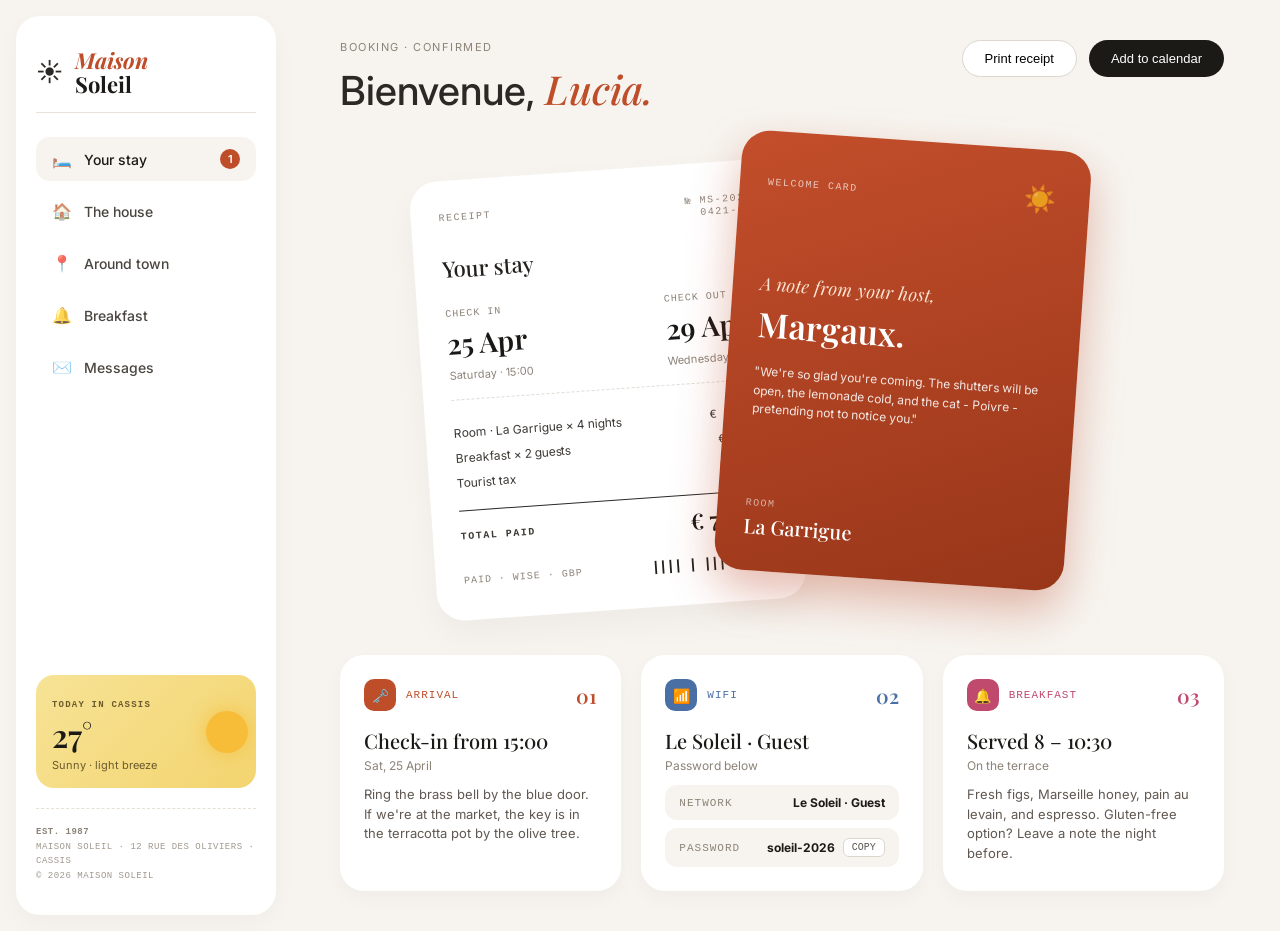
<file: index.html>
<!DOCTYPE html>
<html lang="en">
<head>
  <meta charset="UTF-8" />
  <meta http-equiv="refresh" content="0; url=hotel-booking-confirmation-page-main/" />
  <title>Maison Soleil — Hotel booking confirmation</title>
  <link rel="canonical" href="hotel-booking-confirmation-page-main/" />
  <script>location.replace("hotel-booking-confirmation-page-main/");</script>
</head>
<body>
  <p><a href="hotel-booking-confirmation-page-main/">Open the booking confirmation dashboard</a></p>
</body>
</html>
</file>
<file: hotel-booking-confirmation-page-main/style.css>
/* Google Fonts Import */
@import url('https://fonts.googleapis.com/css2?family=Inter:wght@400;500;600&family=Playfair+Display:ital,wght@0,500;0,600;1,400&display=swap');

* {
  margin: 0;
  padding: 0;
  box-sizing: border-box;
}

body {
  font-family: 'Inter', -apple-system, sans-serif;
  background-color: #f7f4ef;
  color: #2c2825;
}

/* Base Container Spacing */
.container {
  display: flex;
  min-height: 100vh;
  gap: 24px;
  padding: 16px;
}

/* 1. SIDEBAR STYLING */
.sidebar {
  width: 260px;
  background-color: #ffffff;
  padding: 32px 20px;
  display: flex;
  flex-direction: column;
  border-radius: 24px;
  box-shadow: 0 8px 24px rgba(0, 0, 0, 0.03);
}

.brand {
  display: flex;
  align-items: center;
  gap: 12px;
  margin-bottom: 16px;
}

.brand .sun-icon {
  font-size: 26px;
  line-height: 1;
}

.brand h2 {
  font-family: 'Playfair Display', Georgia, serif;
  font-size: 22px;
  line-height: 1.1;
  color: #1c1a17;
}

.brand h2 em {
  font-style: italic;
  color: #be4d2a;
}

.sidebar-divider {
  border: none;
  border-top: 1px solid #e8e2d8;
  margin-bottom: 24px;
}

.sidebar ul {
  list-style: none;
  display: flex;
  flex-direction: column;
  gap: 8px;
}

.sidebar li {
  display: flex;
  align-items: center;
  justify-content: space-between;
  padding: 12px 16px;
  border-radius: 14px;
  font-size: 14px;
  color: #4a453f;
  cursor: pointer;
  transition: all 0.2s ease;
}

.menu-item {
  display: flex;
  align-items: center;
  gap: 12px;
  font-weight: 500;
}

.menu-item .icon {
  font-size: 16px;
  opacity: 0.8;
}

.sidebar li.active {
  background-color: #f7f4ef;
  color: #1c1a17;
  font-weight: 600;
}

.badge-count {
  background-color: #be4d2a;
  color: #ffffff;
  font-size: 11px;
  font-weight: 600;
  width: 20px;
  height: 20px;
  border-radius: 50%;
  display: flex;
  align-items: center;
  justify-content: center;
}

/* SIDEBAR FOOTER & WEATHER WIDGET */
.sidebar-footer-container {
  margin-top: auto; /* Footer ko sidebar ke end par push karega */
  padding-top: 24px;
}

.weather-widget {
  background: linear-gradient(135deg, #f7e396, #f3d46f);
  padding: 16px;
  border-radius: 18px;
  display: flex;
  justify-content: space-between;
  align-items: center;
  position: relative;
  overflow: hidden;
  margin-bottom: 20px;
}

.weather-info .small-label {
  font-size: 9px;
  letter-spacing: 1.2px;
  color: #6b5a2b;
  font-family: monospace;
  font-weight: bold;
}

.weather-info .temp {
  font-family: 'Playfair Display', Georgia, serif;
  font-size: 32px;
  font-weight: 600;
  color: #1c1a17;
  margin: 2px 0;
}

.weather-info p {
  font-size: 11px;
  color: #6b5a2b;
}

.sun-graphic {
  width: 42px;
  height: 42px;
  background: #f7bd38;
  border-radius: 50%;
  box-shadow: 0 0 18px rgba(247, 189, 56, 0.8);
  margin-right: -8px;
}

.site-footer-text {
  font-family: monospace;
  font-size: 9px;
  color: #a0988e;
  line-height: 1.6;
  letter-spacing: 0.5px;
  border-top: 1px dashed #e5dfd5;
  padding-top: 16px;
}

.site-footer-text .est {
  font-weight: bold;
  color: #8c8378;
}

/* 2. MAIN CONTENT AREA */
.main-content {
  flex: 1;
  padding: 24px 40px;
}

.header {
  display: flex;
  justify-content: space-between;
  align-items: flex-start;
  margin-bottom: 40px;
}

.header-left span {
  font-size: 11px;
  letter-spacing: 1.5px;
  color: #8c8378;
  display: block;
  margin-bottom: 8px;
}

.header-left h1 {
  font-size: 40px;
  font-weight: 500;
}

.header-left h1 em {
  font-family: 'Playfair Display', Georgia, serif;
  font-style: italic;
  color: #be4d2a;
}

.header-buttons {
  display: flex;
  gap: 12px;
}

.btn-light {
  padding: 10px 22px;
  border: 1px solid #dcd6cd;
  background: #ffffff;
  border-radius: 30px;
  cursor: pointer;
  font-size: 13px;
}

.btn-dark {
  padding: 10px 22px;
  border: none;
  background: #1c1a17;
  color: #ffffff;
  border-radius: 30px;
  cursor: pointer;
  font-size: 13px;
}

/* 3. OVERLAPPING CARDS GRID */
.card-grid {
  display: flex;
  justify-content: center;
  align-items: center;
  position: relative;
  margin: 40px 0 60px 0;
}

/* RECEIPT CARD */
.receipt-card {
  width: 370px;
  min-height: 440px;
  background: #ffffff;
  padding: 32px 28px;
  border-radius: 28px;
  box-shadow: 0 15px 35px rgba(0, 0, 0, 0.04);
  transform: rotate(-4deg) translateY(15px);
  z-index: 1;
  display: flex;
  flex-direction: column;
  justify-content: space-between;
}

.card-top-header {
  display: flex;
  justify-content: space-between;
  font-size: 10px;
  letter-spacing: 1.5px;
  color: #8c8378;
  font-family: monospace;
}

.receipt-no {
  text-align: right;
  line-height: 1.2;
}

.receipt-title {
  font-family: 'Playfair Display', Georgia, serif;
  font-size: 22px;
  font-weight: 500;
  color: #23201d;
  margin: 12px 0;
}

.stay-dates-wrapper {
  display: flex;
  justify-content: space-between;
  margin-bottom: 20px;
  padding-bottom: 16px;
  border-bottom: 1px dashed #e0dcd5;
}

.date-box span {
  font-size: 10px;
  letter-spacing: 1px;
  color: #8c8378;
  font-family: monospace;
}

.date-box strong {
  display: block;
  font-family: 'Playfair Display', Georgia, serif;
  font-size: 28px;
  font-weight: 600;
  color: #1a1816;
  margin: 4px 0 2px 0;
}

.date-box small {
  font-size: 11px;
  color: #8c8378;
}

.price-breakdown {
  display: flex;
  flex-direction: column;
  gap: 10px;
}

.price-row {
  display: flex;
  justify-content: space-between;
  font-size: 12px;
  color: #3d3935;
}

.price-row span:last-child {
  font-family: monospace;
}

.total-row {
  margin-top: 10px;
  padding-top: 10px;
  border-top: 1px solid #2c2825;
  align-items: center;
}

.total-row strong:first-child {
  font-family: monospace;
  font-size: 10px;
  letter-spacing: 1.5px;
}

.total-row strong:last-child {
  font-family: 'Playfair Display', Georgia, serif;
  font-size: 22px;
  font-weight: 600;
  color: #1a1816;
}

.receipt-footer {
  display: flex;
  justify-content: space-between;
  align-items: center;
  font-size: 10px;
  letter-spacing: 1px;
  color: #8c8378;
  font-family: monospace;
  margin-top: 16px;
}

.barcode {
  font-size: 14px;
  letter-spacing: -1px;
  color: #23201d;
  font-weight: bold;
}

/* HOST CARD */
.host-card {
  width: 350px;
  min-height: 440px;
  background: linear-gradient(160deg, #c34e2b, #983619);
  color: #ffffff;
  padding: 32px 28px;
  border-radius: 28px;
  box-shadow: 0 20px 45px rgba(180, 60, 30, 0.35);
  transform: rotate(4deg) translateX(-65px) translateY(-10px);
  z-index: 2;
  display: flex;
  flex-direction: column;
  justify-content: space-between;
}

.host-top-header {
  display: flex;
  justify-content: space-between;
  align-items: center;
  width: 100%;
  padding-top: 4px;
  font-size: 10px;
  letter-spacing: 1.5px;
  color: rgba(255, 255, 255, 0.7);
  font-family: monospace;
}

.sun-badge {
  font-size: 26px;
  line-height: 1;
  display: inline-block;
  margin-left: auto;
  padding: 2px 4px;
}

.host-message h2 em {
  font-family: 'Playfair Display', Georgia, serif;
  font-style: italic;
  font-weight: 400;
  font-size: 18px;
  color: #fce3d1;
}

.host-message h2 strong {
  font-family: 'Playfair Display', Georgia, serif;
  font-size: 34px;
  font-weight: 600;
  display: block;
  margin: 4px 0 16px 0;
}

.host-message p {
  font-size: 12px;
  line-height: 1.55;
  color: rgba(255, 255, 255, 0.88);
}

.host-footer span {
  font-size: 10px;
  letter-spacing: 1.5px;
  color: rgba(255, 255, 255, 0.6);
  font-family: monospace;
}

.host-footer h3 {
  font-family: 'Playfair Display', Georgia, serif;
  font-size: 20px;
  font-weight: 500;
  margin-top: 2px;
}

/* 4. BOTTOM INFO ROW */
.info-row {
  display: grid;
  grid-template-columns: repeat(3, 1fr);
  gap: 20px;
  margin-top: 40px;
}

.info-card {
  background: #ffffff;
  padding: 24px;
  border-radius: 24px;
  box-shadow: 0 8px 20px rgba(0, 0, 0, 0.03);
  display: flex;
  flex-direction: column;
}

.info-card-header {
  display: flex;
  justify-content: space-between;
  align-items: center;
  margin-bottom: 16px;
}

.badge-title {
  display: flex;
  align-items: center;
  gap: 10px;
}

.card-icon {
  width: 32px;
  height: 32px;
  border-radius: 10px;
  display: flex;
  align-items: center;
  justify-content: center;
  font-size: 14px;
  color: #ffffff;
}

.badge-orange { background-color: #be4d2a; }
.badge-blue   { background-color: #4a6fa5; }
.badge-pink   { background-color: #c04a6e; }

.label-orange { color: #be4d2a; font-family: monospace; font-size: 11px; letter-spacing: 1px; }
.label-blue   { color: #4a6fa5; font-family: monospace; font-size: 11px; letter-spacing: 1px; }
.label-pink   { color: #c04a6e; font-family: monospace; font-size: 11px; letter-spacing: 1px; }

.num { font-family: 'Playfair Display', Georgia, serif; font-size: 20px; font-weight: 600; }
.num-orange { color: #be4d2a; }
.num-blue   { color: #4a6fa5; }
.num-pink   { color: #c04a6e; }

.serif-title {
  font-family: 'Playfair Display', Georgia, serif;
  font-size: 20px;
  font-weight: 500;
  color: #1c1a17;
  margin-bottom: 4px;
}

.sub-date {
  font-size: 12px;
  color: #8c8378;
  margin-bottom: 12px;
}

.card-desc {
  font-size: 13px;
  color: #605850;
  line-height: 1.5;
}

/* WIFI Box Details */
.wifi-details {
  display: flex;
  flex-direction: column;
  gap: 8px;
  margin-top: auto;
}

.wifi-box {
  background: #f7f4ef;
  padding: 10px 14px;
  border-radius: 12px;
  display: flex;
  justify-content: space-between;
  align-items: center;
  font-size: 11px;
}

.wifi-box span {
  font-family: monospace;
  color: #8c8378;
  letter-spacing: 1px;
}

.wifi-box strong {
  color: #1c1a17;
  font-size: 12px;
}

.pass-wrapper {
  display: flex;
  align-items: center;
  gap: 8px;
}

.copy-btn {
  background: #ffffff;
  border: 1px solid #dcd6cd;
  padding: 3px 8px;
  border-radius: 6px;
  font-size: 10px;
  font-family: monospace;
  cursor: pointer;
  color: #5a544d;
}
</file>
